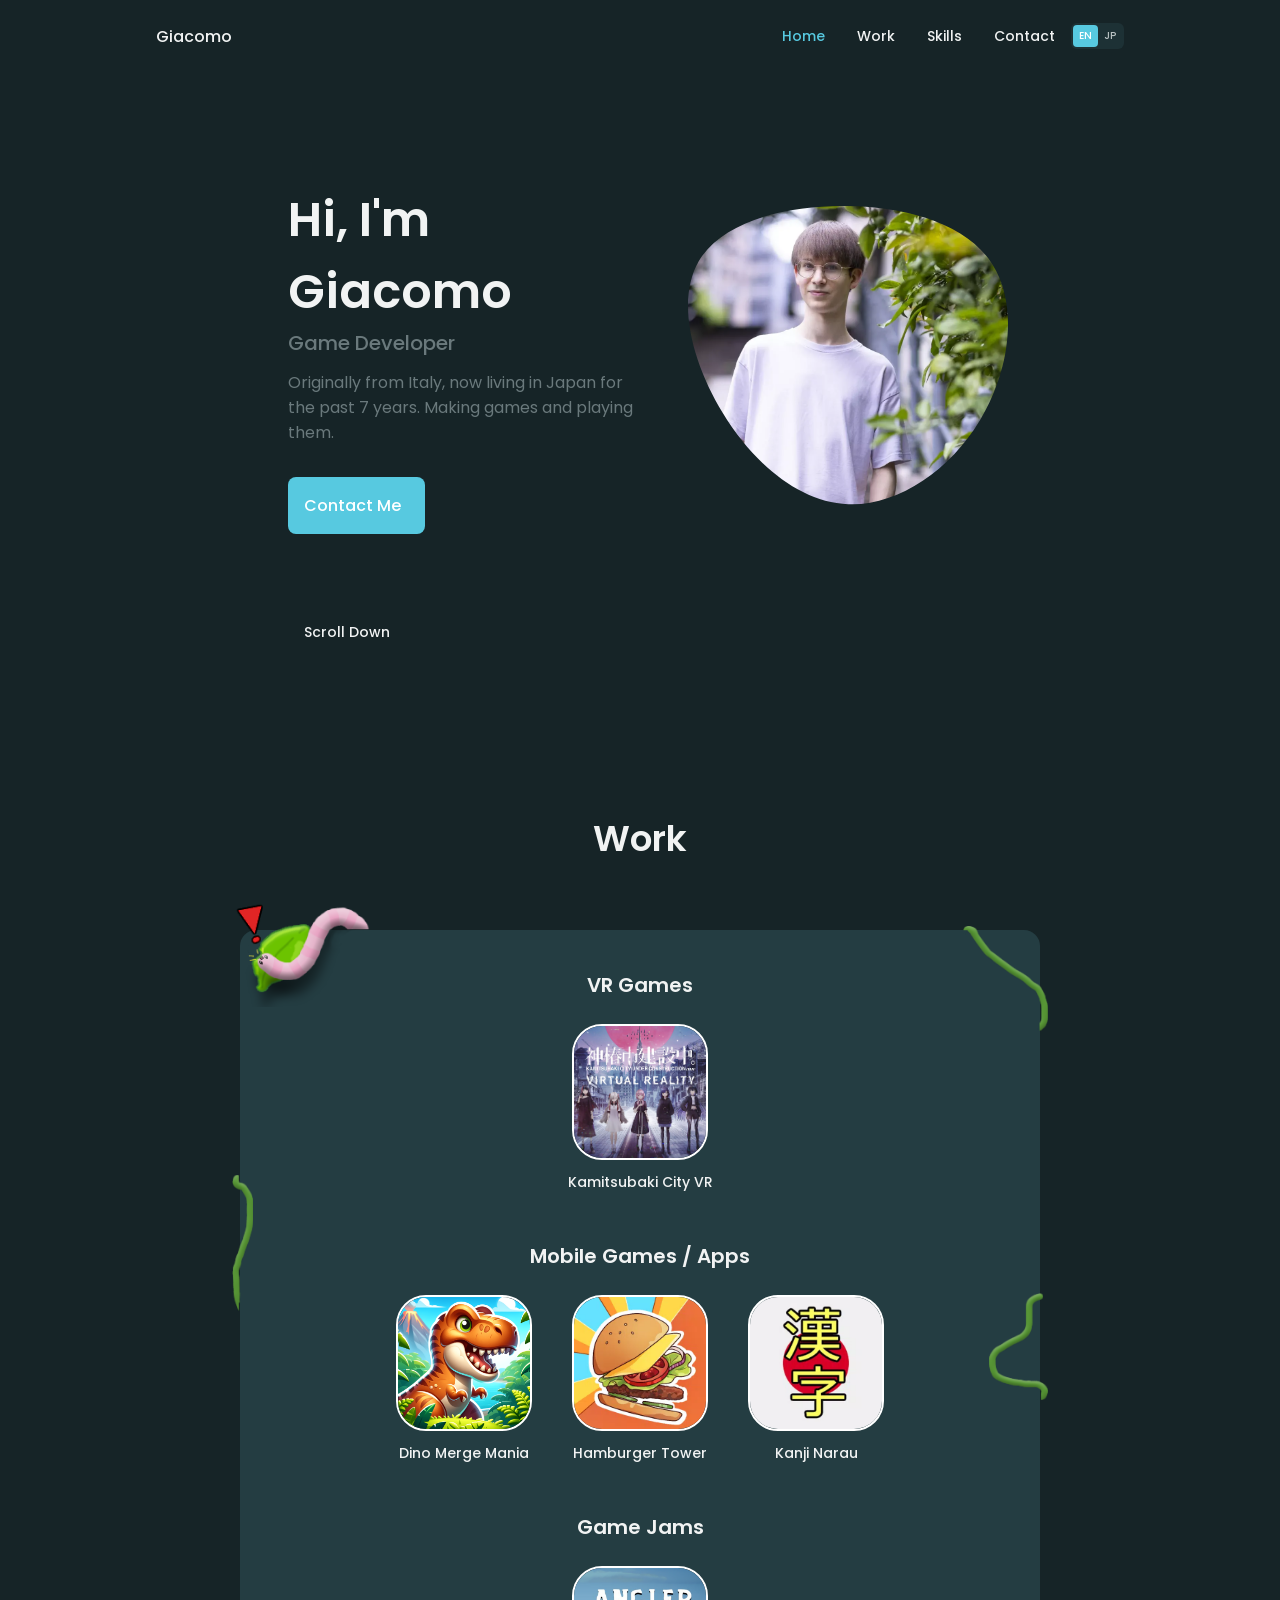
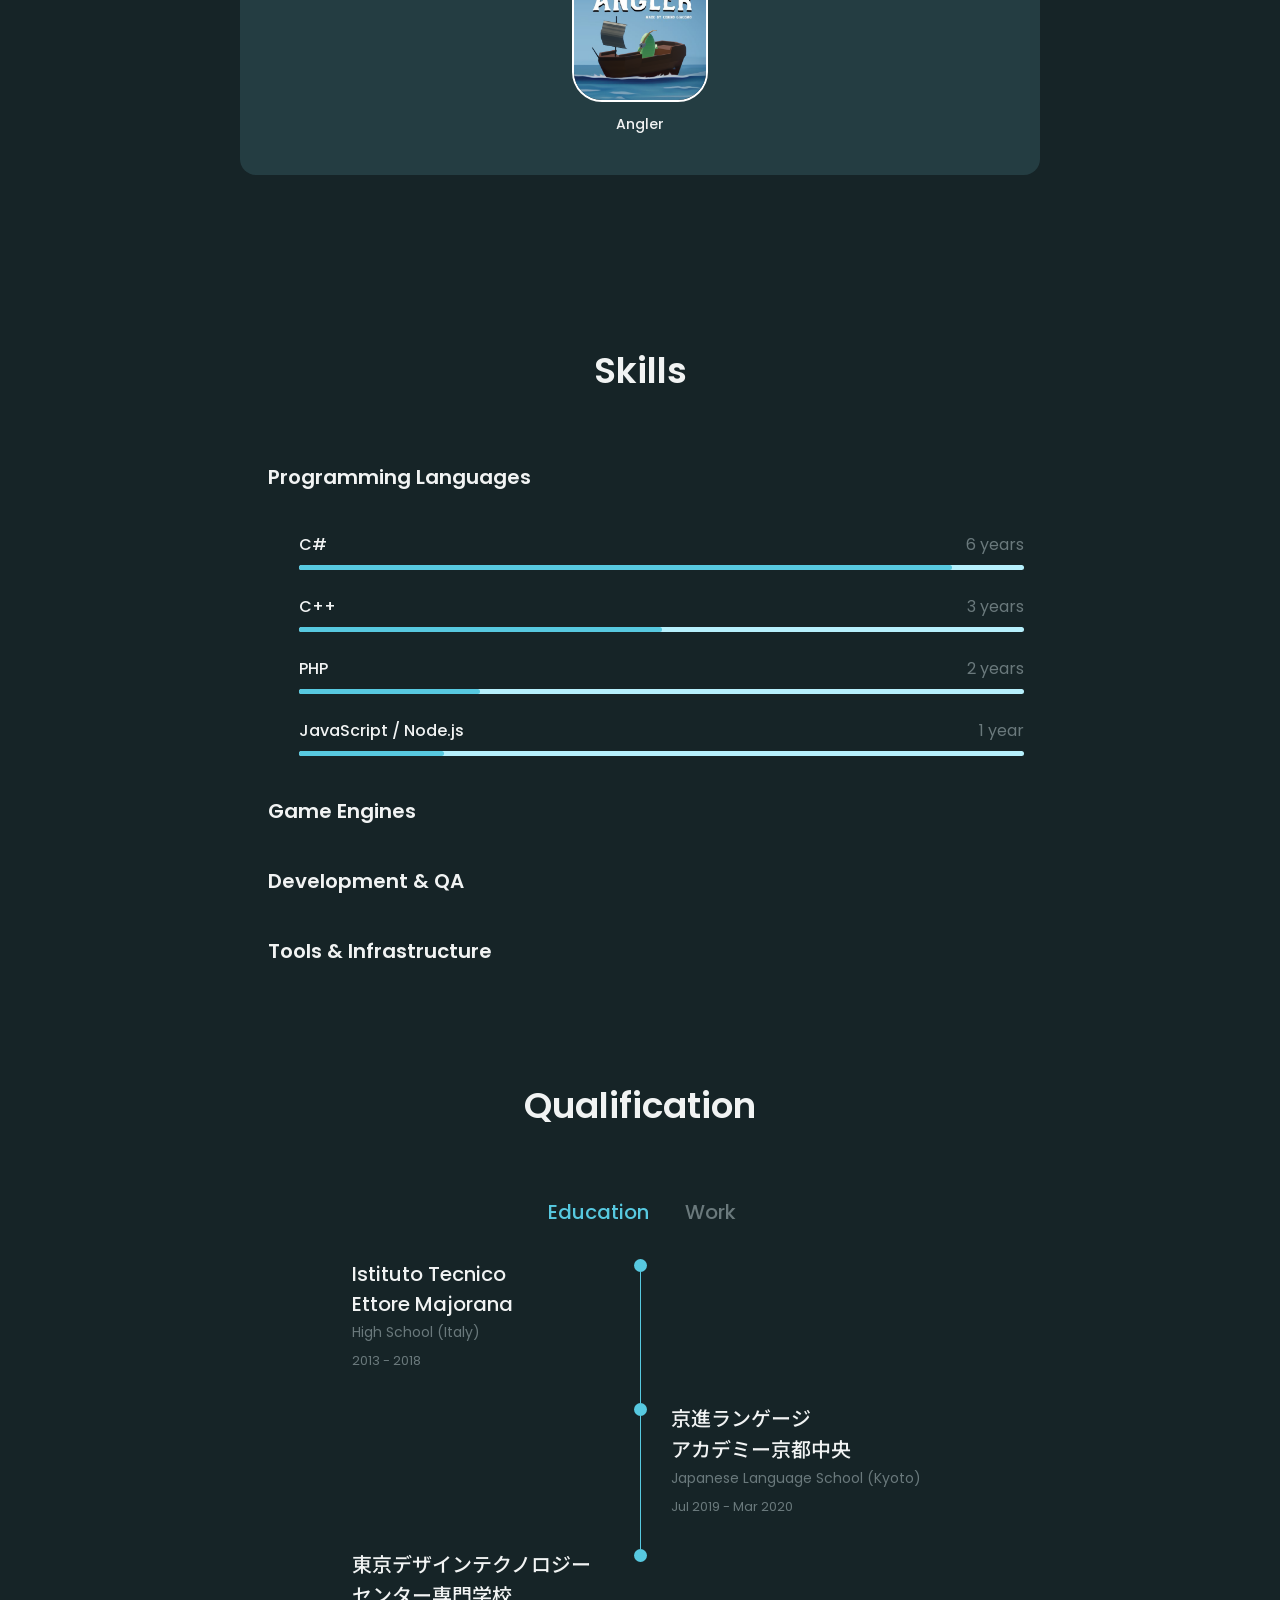
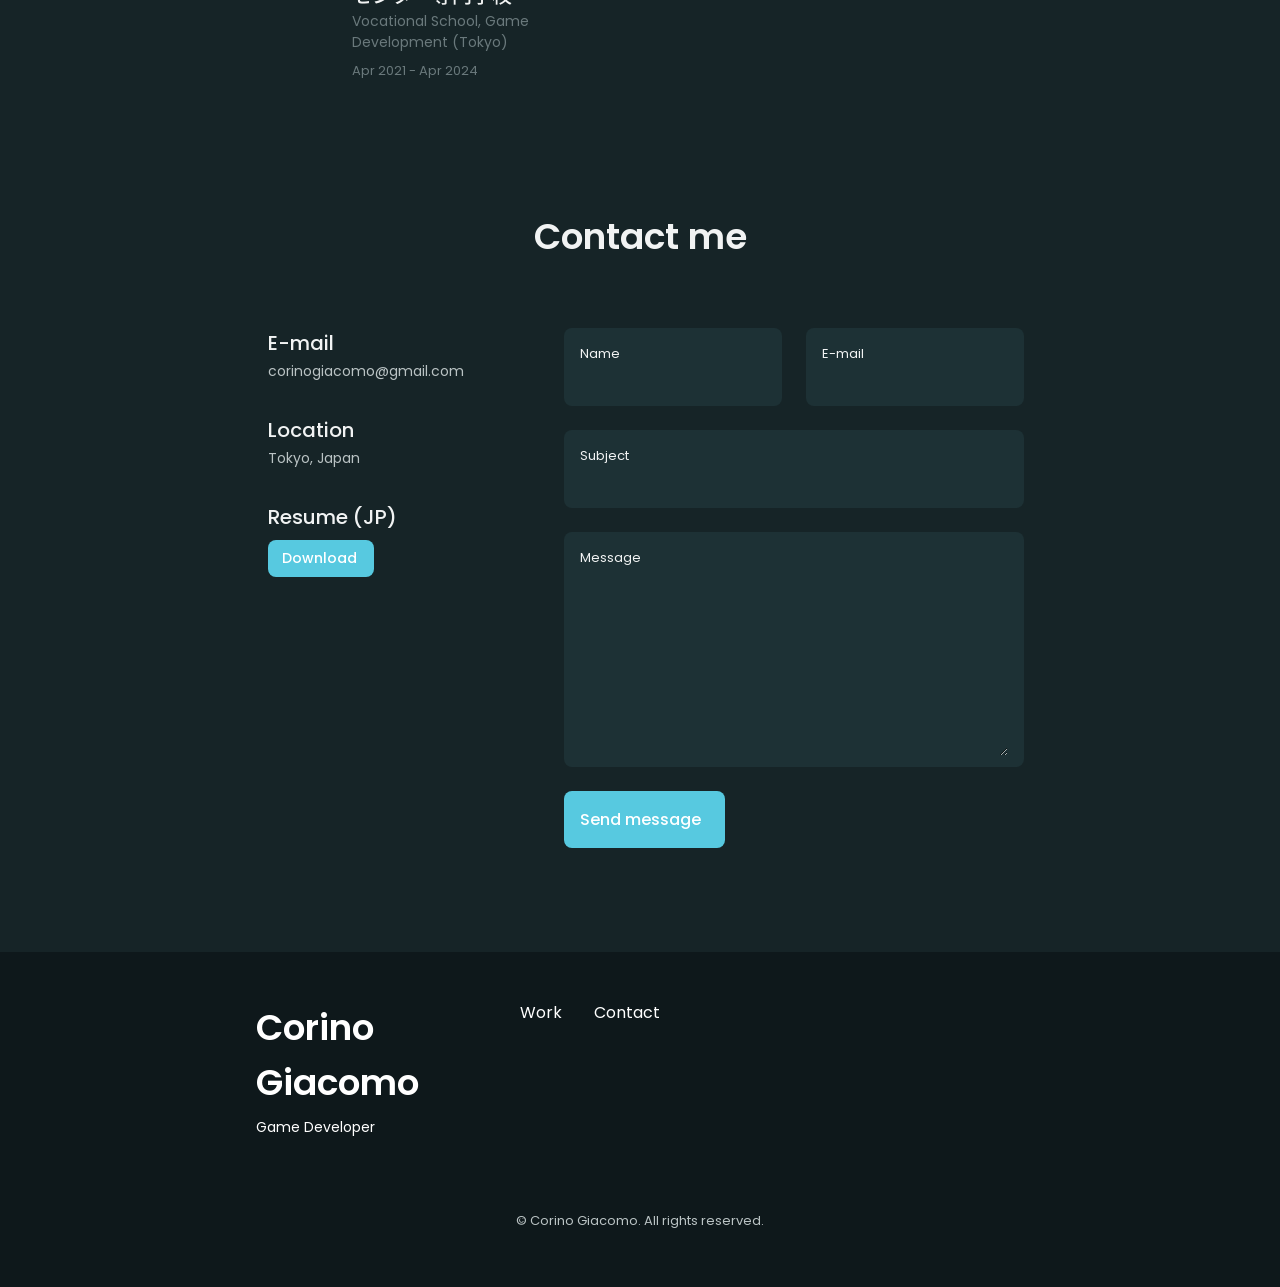
<file: index.html>
<!DOCTYPE html>
    <html lang="en">
    <head>
        <meta charset="UTF-8">
        <meta name="viewport" content="width=device-width, initial-scale=1.0">

        <!--==================== UNICONS ====================-->
        <link rel="stylesheet" href="https://unicons.iconscout.com/release/v4.0.0/css/line.css">

        <!--==================== CSS ====================-->
        <link rel="stylesheet" href="./packages/css/styles.css">

        <title>Corino Giacomo — Game Developer</title>
    </head>
    <body>
        <!--==================== HEADER ====================-->
        <header class="header" id="header">
            <nav class="nav container">
                <a href="#" class="nav__logo" data-i18n="common.name">Giacomo</a>
                <div class="nav__menu" id="nav-menu">
                    <ul class="nav__list grid">
                        <li class="nav__item">
                            <a href="#home" class="nav__link">
                                <i class="uil uil-estate nav__icon"></i><span data-i18n="nav.home">Home</span>
                            </a>
                        </li>
                        <li class="nav__item">
                            <a href="#work" class="nav__link">
                                <i class="uil uil-scenery nav__icon"></i><span data-i18n="nav.work">Work</span>
                            </a>
                        </li>
                        <li class="nav__item">
                            <a href="#skills" class="nav__link">
                                <i class="uil uil-file-alt nav__icon"></i><span data-i18n="nav.skills">Skills</span>
                            </a>
                        </li>
                        <li class="nav__item">
                            <a href="#contact" class="nav__link">
                                <i class="uil uil-message nav__icon"></i><span data-i18n="nav.contact">Contact</span>
                            </a>
                        </li>
                    </ul>
                    <i class="uil uil-times nav__close" id="nav-close"></i>
                </div>
                <div class="nav__btns">
                    <!-- Language switch -->
                    <div class="lang-switch" role="group" aria-label="Language">
                        <button type="button" class="lang-switch__btn" data-lang="en">EN</button>
                        <button type="button" class="lang-switch__btn" data-lang="ja">JP</button>
                    </div>

                    <div class="nav__toggle" id="nav-toggle">
                        <i class="uil uil-apps"></i>
                    </div>
                </div>
            </nav>
        </header>

        <!--==================== MAIN ====================-->
        <main class="main">
            <!--==================== HOME ====================-->
            <section class="home section" id="home">
                <div class="home__container container grid">
                    <div class="home__content grid">
                        <div class="home__social">
                            <a href="https://www.linkedin.com/in/giacomo-corino-6b6a43167/" target="_blank" rel="noopener" class="home__social-icon" aria-label="LinkedIn">
                                <i class="uil uil-linkedin-alt"></i>
                            </a>
                            <a href="https://github.com/corinogiacomo" target="_blank" rel="noopener" class="home__social-icon" aria-label="GitHub">
                                <i class="uil uil-github-alt"></i>
                            </a>
                        </div>

                        <div class="home__img">
                            <svg class="home__blob" viewBox="0 0 200 187" role="img" aria-label="Corino Giacomo" xmlns="http://www.w3.org/2000/svg">
                                <mask id="mask0" mask-type="alpha">
                                    <path d="M190.312 36.4879C206.582 62.1187 201.309 102.826 182.328 134.186C163.346 165.547
                                    130.807 187.559 100.226 186.353C69.6454 185.297 41.0228 161.023 21.7403 129.362C2.45775
                                    97.8511 -7.48481 59.1033 6.67581 34.5279C20.9871 10.1032 59.7028 -0.149132 97.9666
                                    0.00163737C136.23 0.303176 174.193 10.857 190.312 36.4879Z"/>
                                </mask>
                                <g mask="url(#mask0)">
                                    <path d="M190.312 36.4879C206.582 62.1187 201.309 102.826 182.328 134.186C163.346
                                    165.547 130.807 187.559 100.226 186.353C69.6454 185.297 41.0228 161.023 21.7403
                                    129.362C2.45775 97.8511 -7.48481 59.1033 6.67581 34.5279C20.9871 10.1032 59.7028
                                    -0.149132 97.9666 0.00163737C136.23 0.303176 174.193 10.857 190.312 36.4879Z"/>
                                    <image class="home__blob-img" href="./packages/images/profile-pic.webp"
                                        x="0" y="0" width="200" height="187" preserveAspectRatio="xMidYMid slice"/>
                                </g>
                            </svg>
                        </div>

                        <div class="home__data">
                            <h1 class="home__title" data-i18n-html="home.title">Hi, I'm Giacomo</h1>
                            <h3 class="home__subtitle" data-i18n="common.role">Game Developer</h3>
                            <p class="home__description" data-i18n="home.description">Originally from Italy, now living in Japan for the past 7 years. Making games and playing them.</p>
                            <a href="#contact" class="button button--flex home__button">
                                <span data-i18n="home.contact">Contact Me</span><i class="uil uil-message button__icon"></i>
                            </a>
                        </div>
                    </div>

                    <div class="home__scroll">
                        <a href="#work" class="home__scroll-button button--flex">
                            <i class="uil uil-mouse-alt home__scroll-mouse"></i>
                            <span class="home__scroll-name" data-i18n="home.scroll">Scroll Down</span>
                            <i class="uil uil-arrow-down home__scroll-arrow"></i>
                        </a>
                    </div>
                </div>
            </section>

            <!--==================== WORK ====================-->
            <section class="work section" id="work">
                <h2 class="section__title" data-i18n="work.title">Work</h2>

                <div class="work__panel">
                    <img class="work__worm" src="./packages/images/worm.png" alt="" aria-hidden="true">
                    <span class="work__vine work__vine--top-right" aria-hidden="true"></span>
                    <span class="work__vine work__vine--left" aria-hidden="true"></span>
                    <span class="work__vine work__vine--right" aria-hidden="true"></span>

                    <div class="work__container grid" id="work-grid"></div>
                </div>
            </section>

            <!--==================== SKILLS ====================-->
            <section class="skills section" id="skills">
                <h2 class="section__title" data-i18n="skills.title">Skills</h2>

                <div class="skills__container container grid">
                    <div>
                        <!--==================== PROGRAMMING LANGUAGES ====================-->
                        <div class="skills__content skills__open">
                            <div class="skills__header">
                                <i class="uil uil-brackets-curly skills__icon"></i>
                                <h1 class="skills__title" data-i18n="skills.languages.title">Programming Languages</h1>

                                <i class="uil uil-angle-down skills__arrow"></i>
                            </div>
                            <div class="skills__list grid">
                                <div class="skills__data">
                                    <div class="skills__titles">
                                        <h3 class="skills__name">C#</h3>
                                        <span class="skills__number" data-i18n="skills.duration.y6">6 years</span>
                                    </div>
                                    <div class="skills__bar">
                                        <span class="skills__percentage" style="width: 90%"></span>
                                    </div>
                                </div>

                                <div class="skills__data">
                                    <div class="skills__titles">
                                        <h3 class="skills__name">C++</h3>
                                        <span class="skills__number" data-i18n="skills.duration.y3">3 years</span>
                                    </div>
                                    <div class="skills__bar">
                                        <span class="skills__percentage" style="width: 50%"></span>
                                    </div>
                                </div>

                                <div class="skills__data">
                                    <div class="skills__titles">
                                        <h3 class="skills__name">PHP</h3>
                                        <span class="skills__number" data-i18n="skills.duration.y2">2 years</span>
                                    </div>
                                    <div class="skills__bar">
                                        <span class="skills__percentage" style="width: 25%"></span>
                                    </div>
                                </div>

                                <div class="skills__data">
                                    <div class="skills__titles">
                                        <h3 class="skills__name">JavaScript / Node.js</h3>
                                        <span class="skills__number" data-i18n="skills.duration.y1">1 year</span>
                                    </div>
                                    <div class="skills__bar">
                                        <span class="skills__percentage" style="width: 20%"></span>
                                    </div>
                                </div>
                            </div>
                        </div>

                        <!--==================== GAME ENGINES ====================-->
                        <div class="skills__content skills__close">
                            <div class="skills__header">
                                <i class="uil uil-cube skills__icon"></i>
                                <h1 class="skills__title" data-i18n="skills.engines.title">Game Engines</h1>

                                <i class="uil uil-angle-down skills__arrow"></i>
                            </div>
                            <div class="skills__list grid">
                                <div class="skills__data">
                                    <div class="skills__titles">
                                        <h3 class="skills__name">Unity</h3>
                                        <span class="skills__number" data-i18n="skills.duration.y6">6 years</span>
                                    </div>
                                    <div class="skills__bar">
                                        <span class="skills__percentage" style="width: 90%"></span>
                                    </div>
                                </div>

                                <div class="skills__data">
                                    <div class="skills__titles">
                                        <h3 class="skills__name">Unreal Engine</h3>
                                        <span class="skills__number" data-i18n="skills.duration.y2">2 years</span>
                                    </div>
                                    <div class="skills__bar">
                                        <span class="skills__percentage" style="width: 50%"></span>
                                    </div>
                                </div>
                            </div>
                        </div>
                    </div>

                    <div>
                        <!--==================== DEVELOPMENT & QA ====================-->
                        <div class="skills__content skills__close">
                            <div class="skills__header">
                                <i class="uil uil-check-circle skills__icon"></i>
                                <h1 class="skills__title" data-i18n="skills.qa.title">Development &amp; QA</h1>

                                <i class="uil uil-angle-down skills__arrow"></i>
                            </div>
                            <div class="skills__list grid">
                                <div class="skills__data">
                                    <div class="skills__titles">
                                        <h3 class="skills__name" data-i18n="skills.qa.testing">Test Code Creation (Unit &amp; Integration)</h3>
                                        <span class="skills__number" data-i18n="skills.duration.y2">2 years</span>
                                    </div>
                                    <div class="skills__bar">
                                        <span class="skills__percentage" style="width: 50%"></span>
                                    </div>
                                </div>

                                <div class="skills__data">
                                    <div class="skills__titles">
                                        <h3 class="skills__name" data-i18n="skills.qa.performance">Performance Tuning</h3>
                                        <span class="skills__number" data-i18n="skills.duration.y2">2 years</span>
                                    </div>
                                    <div class="skills__bar">
                                        <span class="skills__percentage" style="width: 50%"></span>
                                    </div>
                                </div>

                            </div>
                        </div>

                        <!--==================== TOOLS & INFRASTRUCTURE ====================-->
                        <div class="skills__content skills__close">
                            <div class="skills__header">
                                <i class="uil uil-server-network skills__icon"></i>
                                <h1 class="skills__title" data-i18n="skills.tools.title">Tools &amp; Infrastructure</h1>

                                <i class="uil uil-angle-down skills__arrow"></i>
                            </div>
                            <div class="skills__list grid">
                                <div class="skills__data">
                                    <div class="skills__titles">
                                        <h3 class="skills__name">Git</h3>
                                        <span class="skills__number" data-i18n="skills.duration.y4">4 years</span>
                                    </div>
                                    <div class="skills__bar">
                                        <span class="skills__percentage" style="width: 70%"></span>
                                    </div>
                                </div>

                                <div class="skills__data">
                                    <div class="skills__titles">
                                        <h3 class="skills__name">UniTask</h3>
                                        <span class="skills__number" data-i18n="skills.duration.y4">4 years</span>
                                    </div>
                                    <div class="skills__bar">
                                        <span class="skills__percentage" style="width: 70%"></span>
                                    </div>
                                </div>

                                <div class="skills__data">
                                    <div class="skills__titles">
                                        <h3 class="skills__name">Zenject</h3>
                                        <span class="skills__number" data-i18n="skills.duration.y2">2 years</span>
                                    </div>
                                    <div class="skills__bar">
                                        <span class="skills__percentage" style="width: 50%"></span>
                                    </div>
                                </div>

                                <div class="skills__data">
                                    <div class="skills__titles">
                                        <h3 class="skills__name">Perforce</h3>
                                        <span class="skills__number" data-i18n="skills.duration.y1">1 year</span>
                                    </div>
                                    <div class="skills__bar">
                                        <span class="skills__percentage" style="width: 25%"></span>
                                    </div>
                                </div>

                                <div class="skills__data">
                                    <div class="skills__titles">
                                        <h3 class="skills__name">Postman</h3>
                                        <span class="skills__number" data-i18n="skills.duration.y1">1 year</span>
                                    </div>
                                    <div class="skills__bar">
                                        <span class="skills__percentage" style="width: 25%"></span>
                                    </div>
                                </div>
                            </div>
                        </div>
                    </div>
                </div>
            </section>

              <!--==================== QUALIFICATION ====================-->
        <section class="qualification__section">
            <h2 class="section__title" data-i18n="qualification.title">Qualification</h2>

            <div class="qualification__container container">
                <div class="qualification__tabs">
                    <div class="qualification__button button--flex qualification__active" data-target='#education'>
                        <i class="uil uil-graduation-cap qualification__icon"></i>
                        <span data-i18n="qualification.education">Education</span>
                    </div>

                    <div class="qualification__button button--flex" data-target="#experience">
                        <i class="uil uil-briefcase-alt qualification__icon"></i>
                        <span data-i18n="qualification.work">Work</span>
                    </div>
                </div>

                <div class="qualification__sections">
            <!--==================== QUALIFICATION CONTENT 1 ====================-->
            <div class="qualification__content qualification__active" data-content id="education">
             <!--==================== EDUCATION 1 ====================-->
             <div class="qualification__data">
                 <div>
                     <h3 class="qualification__title" data-i18n="qualification.edu1.name">Istituto Tecnico Ettore Majorana</h3>
                     <span class="qualification__subtitle" data-i18n="qualification.edu1.detail">High School (Italy)</span>
                     <div class="qualification__calendar">
                        <i class="uil uil-calendar-alt"></i>
                        <span data-i18n="qualification.edu1.date">2013 - 2018</span>
                     </div>
                 </div>

                 <div class="qualification__timeline">
                     <span class="qualification__rounder"></span>
                     <span class="qualification__line"></span>
                 </div>
             </div>

             <!--==================== EDUCATION 2 ====================-->
             <div class="qualification__data">
                <div></div>
                <div class="qualification__timeline">
                   <span class="qualification__rounder"></span>
                   <span class="qualification__line"></span>
                </div>

                <div>
                    <h3 class="qualification__title" data-i18n="qualification.edu2.name">京進ランゲージ&#8203;アカデミー&#8203;京都中央</h3>
                    <span class="qualification__subtitle" data-i18n="qualification.edu2.detail">Japanese Language School (Kyoto)</span>
                    <div class="qualification__calendar">
                       <i class="uil uil-calendar-alt"></i>
                       <span data-i18n="qualification.edu2.date">Jul 2019 - Mar 2020</span>
                    </div>
                </div>
            </div>

            <!--==================== EDUCATION 3 ====================-->
            <div class="qualification__data">
                <div>
                    <h3 class="qualification__title" data-i18n="qualification.edu3.name">東京デザイン&#8203;テクノロジー&#8203;センター&#8203;専門学校</h3>
                    <span class="qualification__subtitle" data-i18n="qualification.edu3.detail">Vocational School, Game Development (Tokyo)</span>
                    <div class="qualification__calendar">
                       <i class="uil uil-calendar-alt"></i>
                       <span data-i18n="qualification.edu3.date">Apr 2021 - Apr 2024</span>
                    </div>
                </div>

                <div class="qualification__timeline">
                    <span class="qualification__rounder"></span>
                    <!-- <span class="qualification__line"></span> -->
                </div>
            </div>
            </div>

            <!--==================== QUALIFICATION CONTENT 2 ====================-->
            <div class="qualification__content" data-content id="experience">
                <!--==================== WORK 1 ====================-->
                <div class="qualification__data">
                    <div>
                        <h3 class="qualification__title" data-i18n="qualification.job1.name">Ni.Co S.r.l</h3>
                        <span class="qualification__subtitle" data-i18n="qualification.job1.detail">Web Programmer (Turin, Italy)</span>
                        <span class="qualification__description" data-i18n="qualification.job1.description">Internship. Web programmer for a bank surveillance application.</span>
                        <div class="qualification__calendar">
                           <i class="uil uil-calendar-alt"></i>
                           <span data-i18n="qualification.job1.date">Dec 2018 - May 2019</span>
                        </div>
                    </div>

                    <div class="qualification__timeline">
                        <span class="qualification__rounder"></span>
                        <span class="qualification__line"></span>
                    </div>
                </div>

                <!--==================== WORK 2 ====================-->
                <div class="qualification__data">
                   <div></div>
                   <div class="qualification__timeline">
                      <span class="qualification__rounder"></span>
                      <!-- <span class="qualification__line"></span> -->
                   </div>

                   <div>
                       <h3 class="qualification__title" data-i18n="qualification.job2.name">Mankind Games</h3>
                       <span class="qualification__subtitle" data-i18n="qualification.job2.detail">Game Programmer (Tokyo, Japan)</span>
                       <span class="qualification__description" data-i18n="qualification.job2.description">Game programmer working with Unity3D and Unreal Engine 4.</span>
                       <div class="qualification__calendar">
                          <i class="uil uil-calendar-alt"></i>
                          <span data-i18n="qualification.job2.date">Apr 2024 - Present</span>
                       </div>
                   </div>
               </div>

               </div>

               </div>
            </div>
        </section>

        <!--==================== CONTACT ME ====================-->
        <section class="contact section" id="contact">
            <h2 class="section__title" data-i18n="contact.title">Contact me</h2>

            <div class="contact__container container grid">
                <div>
                    <div class="contact__information">
                        <i class="uil uil-envelope contact__icon"></i>

                        <div>
                            <h3 class="contact__title" data-i18n="contact.email">E-mail</h3>
                            <span class="contact__subtitle">corinogiacomo@gmail.com</span>
                        </div>
                    </div>

                    <div class="contact__information">
                        <i class="uil uil-map-marker contact__icon"></i>

                        <div>
                            <h3 class="contact__title" data-i18n="contact.location">Location</h3>
                            <span class="contact__subtitle" data-i18n="contact.locationValue">Tokyo, Japan</span>
                        </div>
                    </div>

                    <div class="contact__information">
                        <i class="uil uil-file-alt contact__icon"></i>

                        <div>
                            <h3 class="contact__title" data-i18n="contact.resume">Resume (JP)</h3>
                            <a class="button button--flex button--small contact__download"
                               href="./packages/documents/%E3%82%B3%E3%83%AA%E3%83%8E%E3%82%B8%E3%83%A3%E3%82%B3%E3%83%A2%E5%B1%A5%E6%AD%B4%E6%9B%B82026.pdf"
                               download="コリノジャコモ履歴書2026.pdf"
                               type="application/pdf">
                                <span data-i18n="contact.resumeDownload">Download</span>
                                <i class="uil uil-import button__icon"></i>
                            </a>
                        </div>
                    </div>
                </div>

                <form action="https://formsubmit.co/corinogiacomo@gmail.com" method="POST" class="contact__form grid">
                    <div class="contact__inputs grid">
                        <div class="contact__content">
                            <label for="contact-name" class="contact__label" data-i18n="contact.formName">Name</label>
                            <input type="text" id="contact-name" name="name" required class="contact__input">
                        </div>

                        <div class="contact__content">
                            <label for="contact-email" class="contact__label" data-i18n="contact.formEmail">E-mail</label>
                            <input type="email" id="contact-email" name="email" required class="contact__input">
                        </div>
                    </div>

                    <div class="contact__content">
                        <label for="contact-subject" class="contact__label" data-i18n="contact.formSubject">Subject</label>
                        <input type="text" id="contact-subject" name="_subject" required class="contact__input">
                    </div>

                    <div class="contact__content">
                        <label for="contact-message" class="contact__label" data-i18n="contact.formDescription">Message</label>
                        <textarea id="contact-message" name="message" cols="0" rows="7" required class="contact__input"></textarea>
                    </div>

                    <input type="hidden" name="_template" value="table">
                    <input type="text" name="_honey" class="contact__honeypot" tabindex="-1" autocomplete="off">

                    <div>
                        <button type="submit" class="button button--flex">
                            <span data-i18n="contact.send">Send message</span>
                            <i class="uil uil-message button__icon"></i>
                        </button>
                    </div>
                </form>
            </div>

        </section>
    </main>

    <!--==================== FOOTER ====================-->
    <footer class="footer">

        <div class="footer__bg">
            <div class="footer__container container grid">
                <div>
                    <h1 class="footer__title" data-i18n="common.fullName">Corino Giacomo</h1>
                    <span class="footer__subtitle" data-i18n="common.role">Game Developer</span>
                </div>

                <ul class="footer__links">
                    <li>
                        <a href="#work" class="footer__link" data-i18n="footer.work">Work</a>
                    </li>
                    <li>
                        <a href="#contact" class="footer__link" data-i18n="footer.contact">Contact</a>
                    </li>
                </ul>

                <div class="footer__socials">
                    <a href="https://www.linkedin.com/in/giacomo-corino-6b6a43167/" target="_blank" rel="noopener" class="footer__social" aria-label="LinkedIn">
                        <i class="uil uil-linkedin-alt"></i>
                    </a>
                    <a href="https://github.com/corinogiacomo" target="_blank" rel="noopener" class="footer__social" aria-label="GitHub">
                        <i class="uil uil-github-alt"></i>
                    </a>
                </div>
            </div>
            <p class="footer__copy" data-i18n="footer.copy">&#169; Corino Giacomo. All rights reserved.</p>
        </div>
    </footer>

    <!--==================== SCROLL TOP ====================-->
    <a href="#" class="scrollup" id="scroll-up">
        <i class="uil uil-arrow-up scrollup__icon"></i>
    </a>


    <!--==================== I18N ====================-->
    <script src="./packages/js/translations.js"></script>
    <script src="./packages/js/i18n.js"></script>

    <!--==================== PROJECTS ====================-->
    <script src="./packages/js/project-registry.js"></script>
    <script src="./packages/js/projects/kamitsubaki.js"></script>
    <script src="./packages/js/projects/dino-merge-mania.js"></script>
    <script src="./packages/js/projects/hamburger-tower.js"></script>
    <script src="./packages/js/projects/kanji-narau.js"></script>
    <script src="./packages/js/projects/angler.js"></script>

    <!--==================== CONTENT ====================-->
    <script src="./packages/js/work.js"></script>

    <!--==================== MAIN JS ====================-->
    <script src="./packages/js/nav.js"></script>
    <script src="./packages/js/main.js"></script>
</body>

</html>
</file>
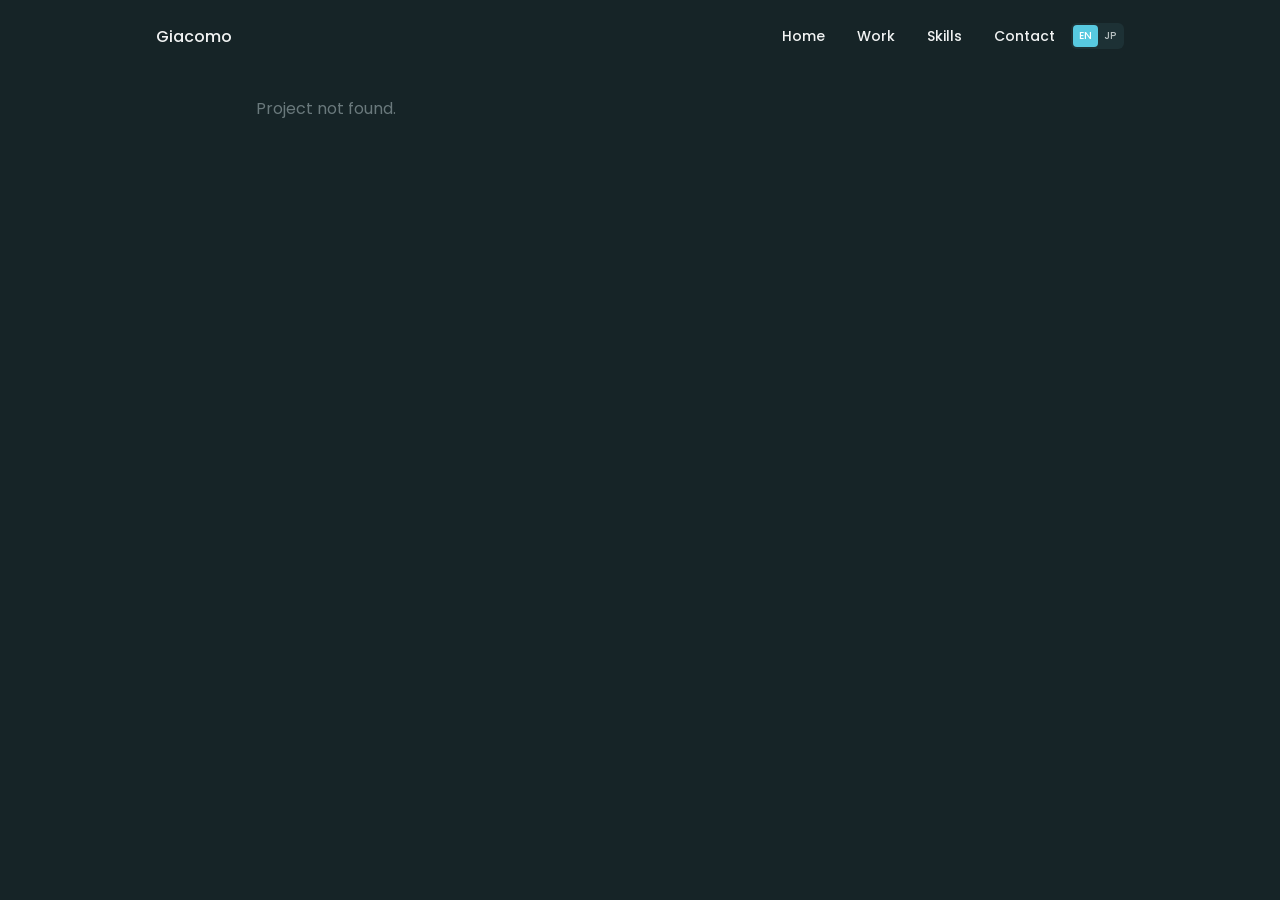
<file: project.html>
<!DOCTYPE html>
    <html lang="en">
    <head>
        <meta charset="UTF-8">
        <meta name="viewport" content="width=device-width, initial-scale=1.0">

        <!--==================== UNICONS ====================-->
        <link rel="stylesheet" href="https://unicons.iconscout.com/release/v4.0.0/css/line.css">

        <!--==================== CSS ====================-->
        <link rel="stylesheet" href="./packages/css/styles.css">

        <title>Corino Giacomo — Game Developer</title>
    </head>
    <body>
        <!--==================== HEADER ====================-->
        <header class="header" id="header">
            <nav class="nav container">
                <a href="./index.html" class="nav__logo" data-i18n="common.name">Giacomo</a>
                <div class="nav__menu" id="nav-menu">
                    <ul class="nav__list grid">
                        <li class="nav__item">
                            <a href="./index.html#home" class="nav__link">
                                <i class="uil uil-estate nav__icon"></i><span data-i18n="nav.home">Home</span>
                            </a>
                        </li>
                        <li class="nav__item">
                            <a href="./index.html#work" class="nav__link">
                                <i class="uil uil-scenery nav__icon"></i><span data-i18n="nav.work">Work</span>
                            </a>
                        </li>
                        <li class="nav__item">
                            <a href="./index.html#skills" class="nav__link">
                                <i class="uil uil-file-alt nav__icon"></i><span data-i18n="nav.skills">Skills</span>
                            </a>
                        </li>
                        <li class="nav__item">
                            <a href="./index.html#contact" class="nav__link">
                                <i class="uil uil-message nav__icon"></i><span data-i18n="nav.contact">Contact</span>
                            </a>
                        </li>
                    </ul>
                    <i class="uil uil-times nav__close" id="nav-close"></i>
                </div>
                <div class="nav__btns">
                    <!-- Language switch -->
                    <div class="lang-switch" role="group" aria-label="Language">
                        <button type="button" class="lang-switch__btn" data-lang="en">EN</button>
                        <button type="button" class="lang-switch__btn" data-lang="ja">JP</button>
                    </div>

                    <div class="nav__toggle" id="nav-toggle">
                        <i class="uil uil-apps"></i>
                    </div>
                </div>
            </nav>
        </header>

        <!--==================== MAIN ====================-->
        <main class="main">
            <section class="section container">
                <article class="project__body" id="project">
                    <a href="./index.html#work" class="project__back">
                        <i class="uil uil-arrow-left"></i>
                        <span data-i18n="project.back">Back to work</span>
                    </a>

                    <div class="project__thumb" id="project-thumb"></div>

                    <h1 class="project__title" id="project-title"></h1>

                    <p class="project__meta">
                        <span id="project-category"></span>
                        <span id="project-year"></span>
                    </p>

                    <p class="project__description" id="project-description"></p>

                    <div class="project__video" id="project-video"></div>

                    <div class="project__carousel" id="project-carousel"></div>
                </article>

                <p id="project-not-found" data-i18n="project.notFound" hidden>Project not found.</p>
            </section>
        </main>

    <!--==================== SCROLL TOP ====================-->
    <a href="#" class="scrollup" id="scroll-up">
        <i class="uil uil-arrow-up scrollup__icon"></i>
    </a>

    <!--==================== I18N ====================-->
    <script src="./packages/js/translations.js"></script>
    <script src="./packages/js/i18n.js"></script>

    <!--==================== PROJECTS ====================-->
    <script src="./packages/js/project-registry.js"></script>
    <script src="./packages/js/projects/kamitsubaki.js"></script>
    <script src="./packages/js/projects/dino-merge-mania.js"></script>
    <script src="./packages/js/projects/hamburger-tower.js"></script>
    <script src="./packages/js/projects/kanji-narau.js"></script>
    <script src="./packages/js/projects/angler.js"></script>

    <!--==================== MAIN JS ====================-->
    <script src="./packages/js/nav.js"></script>
    <script src="./packages/js/carousel.js"></script>
    <script src="./packages/js/project-page.js"></script>
</body>

</html>
</file>
<file: packages/css/styles.css>
/* ==================== GOOGLE FONTS ====================*/
@import url("https://fonts.googleapis.com/css2?family=Poppins:wght@400;500;600&family=Noto+Sans+JP:wght@400;500;600&display=swap");

/*==================== VARIABLES CSS ====================*/
:root {
  --header-height: 3rem;

  /*========== Colors ==========*/
  /* Change favorite color */
  --hue-color: 190; /*Purple 250 - Green 142 - Blue 230 - Pink 340*/

  /* HSL color mode */
  --first-color: hsl(var(--hue-color), 69%, 61%);
  --first-color-second: hsl(var(--hue-color), 30%, 8%);
  --first-color-alt: hsl(var(--hue-color), 57%, 53%);
  --first-color-lighter: hsl(var(--hue-color), 92%, 85%);
  --title-color: hsl(var(--hue-color), 8%, 95%);
  --text-color: hsl(var(--hue-color), 8%, 45%);
  --text-color-light: hsl(var(--hue-color), 8%, 75%);
  --input-color: hsl(var(--hue-color), 29%, 16%);
  --body-color: hsl(var(--hue-color), 28%, 12%);
  --container-color: hsl(var(--hue-color), 29%, 16%);
  --scroll-bar-color: hsl(var(--hue-color), 12%, 48%);
  --scroll-thumb-color: hsl(var(--hue-color), 12%, 36%);

  /* Corner rounding shared by the work grid tiles and the project page hero */
  --thumb-radius: 22%;

  /*========== Font and typography ==========*/
  --body-font: "Poppins", "Noto Sans JP", sans-serif;

  /* .5rem = 8px, 1rem = 16px, 1.5rem = 24px ... */
  --big-font-size: 2rem;
  --h1-font-size: 1.5rem;
  --h2-font-size: 1.25rem;
  --h3-font-size: 1.125rem;
  --normal-font-size: 0.938rem;
  --small-font-size: 0.813rem;
  --smaller-font-size: 0.75rem;

  /*========== Font weight ==========*/
  --font-medium: 500;
  --font-semi-bold: 600;

  /*========== Margenes Bottom ==========*/
  /* .25rem = 4px, .5rem = 8px, .75rem = 12px ... */
  --mb-0-25: 0.25rem;
  --mb-0-5: 0.5rem;
  --mb-0-75: 0.75rem;
  --mb-1: 1rem;
  --mb-1-5: 1.5rem;
  --mb-2: 2rem;
  --mb-2-5: 2.5rem;
  --mb-3: 3rem;

  /*========== z index ==========*/
  --z-tooltip: 10;
  --z-fixed: 100;
  --z-modal: 1000;
}

/* Font size for large devices */
@media screen and (min-width: 968px) {
  :root {
    --big-font-size: 3rem;
    --h1-font-size: 2.25rem;
    --h2-font-size: 1.5rem;
    --h3-font-size: 1.25rem;
    --normal-font-size: 1rem;
    --small-font-size: 0.875rem;
    --smaller-font-size: 0.813rem;
  }
}

/*========== Language switch ==========*/
.nav__btns {
  display: flex;
  align-items: center;
}

.lang-switch {
  display: flex;
  align-items: center;
  margin-right: var(--mb-1);
  padding: 2px;
  border-radius: 0.375rem;
  background-color: var(--container-color);
}

.lang-switch__btn {
  padding: 0.188rem 0.375rem;
  font-family: var(--body-font);
  font-size: 0.625rem;
  font-weight: var(--font-medium);
  color: var(--text-color-light);
  background-color: transparent;
  border: none;
  border-radius: 0.25rem;
  cursor: pointer;
  transition: 0.3s;
}

.lang-switch__btn:hover {
  color: var(--title-color);
}

.lang-switch__btn--active {
  color: #fff;
  background-color: var(--first-color);
}

.lang-switch__btn--active:hover {
  color: #fff;
}

/*==================== BASE ====================*/

* {
  box-sizing: border-box;
  padding: 0;
  margin: 0;
}

html {
  scroll-behavior: smooth;
}

body {
  margin: 0 0 var(--header-height) 0;
  font-family: var(--body-font);
  font-size: var(--normal-font-size);
  background-color: var(--body-color);
  color: var(--text-color);
}

h1,
h2,
h3,
h4 {
  color: var(--title-color);
  font-weight: var(--font-semi-bold);
  text-wrap: balance;
}

/*========== Line breaking ==========*/
/* i18n.js sets html[lang], so these apply only while Japanese is active */
:root[lang="ja"] {
  line-break: strict;
  word-break: auto-phrase;
}

/* Wrap a phrase in .phrase to forbid breaking inside it */
.phrase {
  display: inline-block;
}

ul {
  list-style: none;
}

a {
  text-decoration: none;
}

img {
  width: 100%;
  height: auto;
}

/*==================== REUSABLE CSS CLASSES ====================*/
.section {
  padding: 2rem 0 4rem;
  margin-bottom: 40px;
}

.section__title {
  font-size: var(--h1-font-size);
  text-align: center;
  margin-bottom: var(--mb-2);
}

/*==================== LAYOUT ====================*/

.container {
  max-width: 768px;
  margin-left: var(--mb-1-5);
  margin-right: var(--mb-1-5);
}

.grid {
  display: grid;
  gap: 1.5rem;
}

.header {
  width: 100%;
  position: fixed;
  bottom: 0;
  left: 0;
  z-index: var(--z-fixed);
  background-color: var(--body-color);
}

/*==================== NAV ====================*/
.nav {
  max-width: 968px;
  height: var(--header-height);
  display: flex;
  justify-content: space-between;
  align-items: center;
}

.nav__logo,
.nav__toggle {
  color: var(--title-color);
  font-weight: var(--font-medium);
}

.nav__logo:hover {
  color: var(--first-color);
}

.nav__toggle {
  font-size: 1.1rem;
  cursor: pointer;
}

.nav__toggle:hover {
  color: var(--first-color);
}

@media screen and (max-width: 767px) {
  .nav__menu {
    position: fixed;
    bottom: -100%;
    left: 0;
    width: 100%;
    background-color: var(--body-color);
    padding: 2rem 1.5rem 4rem;
    box-shadow: 0 -1px 4px rgba(0, 0, 0, 0.15);
    border-radius: 1.5rem 1.5rem 0 0;
    transition: 0.3s;
  }
}

.nav__list {
  grid-template-columns: repeat(3, 1fr);
  gap: 2rem;
}
.nav__link {
  display: flex;
  flex-direction: column;
  align-items: center;
  font-size: var(--small-font-size);
  color: var(--title-color);
  font-weight: var(--font-medium);
}

.nav__link:hover {
  color: var(--first-color);
}

.nav__icon {
  font-size: 1.2rem;
}

.nav__close {
  position: absolute;
  right: 1.3rem;
  bottom: 0.5rem;
  font-size: 1.5rem;
  cursor: pointer;
  color: var(--first-color);
}

.nav__close:hover {
  color: var(--first-color-alt);
}

/* show menu */
.show-menu {
  bottom: 0;
}

/* Active link */
.active-link {
  color: var(--first-color);
}

/* Change background header */
.scroll-header {
  box-shadow: 0 -1px 4px rgba(0, 0, 0, 0.15);
}

/*==================== HOME ====================*/

.home__container {
  gap: 1rem;
}

.home__content {
  grid-template-columns: 0.5fr 3fr;
  padding-top: 3.5rem;
  align-items: center;
}

.home__social {
  display: grid;
  grid-template-columns: max-content;
  row-gap: 1rem;
}

.home__social-icon {
  font-size: 1.25rem;
  color: var(--first-color);
}

.home__social-icon:hover {
  color: var(--first-color-alt);
}

.home__blob {
  width: 200px;
  fill: var(--first-color);
}

/* Profile photo framing. Adjust these three only:
   --zoom     1 = fit, higher = closer in
   --shift-x  positive moves the photo right
   --shift-y  positive moves the photo down */
.home__blob-img {
  --zoom: 1.15;
  --shift-x: 0%;
  --shift-y: 0%;
  transform: translate(var(--shift-x), var(--shift-y)) scale(var(--zoom));
  transform-box: fill-box;
  transform-origin: center;
}

.home__data {
  grid-column: 1/3;
}

.home__title {
  font-size: var(--big-font-size);
}

.home__subtitle {
  font-size: var(--h3-font-size);
  color: var(--text-color);
  font-weight: var(--font-medium);
  margin-bottom: var(--mb-0-75);
}

.home__description {
  margin-bottom: var(--mb-2);
}

.home__scroll {
  display: none;
}

.home__scroll-button {
  color: var(--first-color);
  transition: 0.3s;
}

.home__scroll-button:hover {
  transform: translateY(0.25rem);
}

.home__scroll-mouse {
  font-size: 2rem;
}

.home__scroll-name {
  font-size: var(--small-font-size);
  color: var(--title-color);
  font-weight: var(--font-medium);
  margin-right: var(--mb-0-25);
}

.home__scroll-arrow {
  font-size: 1.25rem;
}
/*==================== BUTTONS ====================*/

.button {
  display: inline-block;
  background-color: var(--first-color);
  color: #fff;
  padding: 1rem;
  border-radius: 0.5rem;
  font-family: var(--body-font);
  font-size: var(--normal-font-size);
  font-weight: var(--font-medium);
  border: none;
  cursor: pointer;
}

.button:hover {
  background-color: var(--first-color-alt);
}

.button__icon {
  font-size: 1.2rem;
  margin-left: var(--mb-0-5);
  transition: 0.3s;
}

.button--flex {
  display: inline-flex;
  align-items: center;
  transition: 0.3s;
}

.button--small {
  padding: 0.75rem 1rem;
}

.button--link {
  padding: 0;
  background-color: transparent;
  color: var(--first-color);
}

.button--link:hover {
  background-color: transparent;
  color: var(--first-color-alt);
}

/*==================== SKILLS ====================*/

.skills__container {
  row-gap: 0;
}

.skills__header {
  display: flex;
  align-items: center;
  margin-bottom: var(--mb-2-5);
  cursor: pointer;
}

.skills__icon,
.skills__arrow {
  font-size: 2rem;
  color: var(--first-color);
}

.skills__icon {
  margin-right: var(--mb-0-75);
}

.skills__title {
  font-size: var(--h3-font-size);
}

.skills__arrow {
  margin-left: auto;
  transition: 0.4s;
}

.skills__list {
  row-gap: 1.5rem;
  padding-left: 2.7rem;
}

.skills__titles {
  display: flex;
  justify-content: space-between;
  margin-bottom: var(--mb-0-5);
}

.skills__name {
  font-size: var(--normal-font-size);
  font-weight: var(--font-medium);
}

.skills__bar,
.skills__percentage {
  height: 5px;
  border-radius: 0.25rem;
}

.skills__bar {
  background-color: var(--first-color-lighter);
}

.skills__percentage {
  display: block;
  background-color: var(--first-color);
}

.skills__close .skills__list {
  height: 0;
  overflow: hidden;
}

.skills__open .skills__list {
  height: max-content;
  margin-bottom: var(--mb-2-5);
}

.skills__open .skills__arrow {
  transform: rotate(-180deg);
}

/*==================== QUALIFICATION ====================*/
.qualification__tabs {
  display: flex;
  justify-content: space-evenly;
  margin-bottom: var(--mb-2);
}

.qualification__button {
  font-size: var(--h3-font-size);
  font-weight: var(--font-medium);
  cursor: pointer;
}

.qualification__button:hover {
  color: var(--first-color);
}

.qualification__icon {
  font-size: 1.8rem;
  margin-right: var(--mb-0-25);
}

/* minmax(0, 1fr) keeps the side columns even; a plain 1fr would let a long
   unbreakable name widen its column and push the timeline off centre */
.qualification__data {
  display: grid;
  grid-template-columns: minmax(0, 1fr) max-content minmax(0, 1fr);
  column-gap: 1.5rem;
}

/* keep-all confines Japanese wrapping to the U+200B points in translations.js;
   overflow-wrap is the last resort so nothing spills out of the column */
.qualification__title {
  font-size: var(--h3-font-size);
  font-weight: var(--font-medium);
  word-break: keep-all;
  overflow-wrap: anywhere;
}

.qualification__subtitle {
  display: inline-block;
  font-size: var(--small-font-size);
  color: var(--text-color);
  margin-bottom: var(--mb-0-5);
  word-break: keep-all;
  overflow-wrap: anywhere;
}

.qualification__description {
  display: block;
  font-size: var(--small-font-size);
  color: var(--text-color);
  margin-bottom: var(--mb-0-5);
}

.qualification__calendar {
  font-size: var(--smaller-font-size);
  color: var(--text-color);
  margin-bottom: var(--mb-2);
}

/* The line flexes to whatever height the entry needs */
.qualification__timeline {
  display: flex;
  flex-direction: column;
  align-items: center;
}

.qualification__rounder {
  width: 13px;
  height: 13px;
  background-color: var(--first-color);
  border-radius: 50%;
  flex-shrink: 0;
}

.qualification__line {
  width: 1px;
  flex: 1;
  background-color: var(--first-color);
}

.qualification__content[data-content] {
  display: none;
}

.qualification__active[data-content] {
  display: block;
}

.qualification__button.qualification__active {
  color: var(--first-color);
}

/*==================== WORK ====================*/
/* The panel itself is drawn in CSS so it can be any size; the decorations are
   overlaid at their own proportions and never stretch with it. */
.work__panel {
  --vine-scale: 0.7;
  --vine-out: 0.4rem;
  --worm-width: 7rem;
  --item-width: 7rem;
  --thumb-size: 6rem;
  position: relative;
  width: min(34rem, 100% - 3rem);
  margin-inline: auto;
  padding: var(--mb-2-5);
  border-radius: 1rem;
  background-color: hsl(var(--hue-color), 29%, 20%);
}

.work__worm {
  position: absolute;
  top: calc(var(--worm-width) * -0.23);
  left: calc(var(--worm-width) * -0.08);
  width: var(--worm-width);
  pointer-events: none;
}

/* One sprite sheet, three windows onto it. Every number is the vine's measured
   position in vines-frame.png, multiplied by --vine-scale. */
.work__vine {
  position: absolute;
  background-image: url("../images/vines-frame.png");
  background-repeat: no-repeat;
  background-size: calc(800px * var(--vine-scale)) calc(1000px * var(--vine-scale));
  pointer-events: none;
}

.work__vine--top-right {
  top: calc(var(--vine-out) * -0.5);
  right: calc(var(--vine-out) * -1);
  width: calc(100px * var(--vine-scale));
  height: calc(124px * var(--vine-scale));
  background-position: calc(-674px * var(--vine-scale))
    calc(-40px * var(--vine-scale));
}

.work__vine--left {
  top: 29%;
  left: calc(var(--vine-out) * -1);
  width: calc(25px * var(--vine-scale));
  height: calc(160px * var(--vine-scale));
  background-position: calc(-28px * var(--vine-scale))
    calc(-301px * var(--vine-scale));
}

.work__vine--right {
  top: 43%;
  right: calc(var(--vine-out) * -1);
  width: calc(69px * var(--vine-scale));
  height: calc(126px * var(--vine-scale));
  background-position: calc(-703px * var(--vine-scale))
    calc(-427px * var(--vine-scale));
}

/* Sits above the decorations so a vine can never overlap a project card */
.work__container {
  position: relative;
  z-index: 1;
  row-gap: 3rem;
}

.work__group {
  display: grid;
  row-gap: var(--mb-1-5);
}

.work__category {
  font-size: var(--h3-font-size);
  text-align: center;
}

.work__items {
  display: grid;
  grid-template-columns: repeat(auto-fit, var(--item-width));
  justify-content: center;
  align-items: start;
  gap: var(--mb-2) var(--mb-1-5);
}

.work__item {
  display: grid;
  justify-items: center;
  align-content: start;
  row-gap: var(--mb-0-75);
  width: var(--item-width);
  text-align: center;
  color: var(--title-color);
  transition: 0.3s;
}

.work__item:hover,
.work__item:focus-visible {
  color: var(--first-color);
}

/* Darker than the panel behind it, so an empty tile still reads as a shape */
.work__thumb {
  width: var(--thumb-size);
  height: var(--thumb-size);
  border: 2px solid #fff;
  border-radius: var(--thumb-radius);
  overflow: hidden;
  background-color: var(--body-color);
  transition: 0.3s;
}

/* Placeholder outline that disappears on its own once a thumb image is set */
.work__thumb:empty {
  border: 2px dashed var(--first-color);
}

.work__item:hover .work__thumb,
.work__item:focus-visible .work__thumb {
  transform: scale(1.06);
}

.work__thumb img {
  width: 100%;
  height: 100%;
  object-fit: cover;
}

/* stretch overrides the parent's justify-items: center, which would otherwise
   size this to its text and let a long name spill past the card */
.work__name {
  justify-self: stretch;
  font-size: var(--small-font-size);
  font-weight: var(--font-medium);
  overflow-wrap: anywhere;
}

/*==================== PROJECT PAGE ====================*/
.project__back {
  display: inline-flex;
  align-items: center;
  column-gap: var(--mb-0-25);
  font-size: var(--small-font-size);
  color: var(--text-color);
  margin-bottom: var(--mb-2);
}

.project__back:hover {
  color: var(--first-color);
}

.project__thumb {
  width: 9rem;
  height: 9rem;
  border: 2px solid #fff;
  border-radius: var(--thumb-radius);
  overflow: hidden;
  background-color: var(--container-color);
  margin-bottom: var(--mb-1-5);
}

.project__thumb:empty {
  border: 2px dashed var(--first-color);
}

.project__thumb img {
  width: 100%;
  height: 100%;
  object-fit: cover;
}

/* Both blocks collapse when the project has no video / no carousel images */
.project__video:empty,
.project__carousel:empty {
  display: none;
}

.project__video {
  aspect-ratio: 16 / 9;
  margin-bottom: var(--mb-1-5);
  border-radius: 0.75rem;
  overflow: hidden;
  background-color: var(--container-color);
}

.project__video iframe {
  display: block;
  width: 100%;
  height: 100%;
  border: 0;
}

.project__carousel {
  margin-bottom: var(--mb-1-5);
}

.carousel__track {
  position: relative;
  aspect-ratio: 16 / 9;
  border-radius: 0.75rem;
  overflow: hidden;
  background-color: var(--container-color);
}

.carousel__slide {
  position: absolute;
  inset: 0;
  width: 100%;
  height: 100%;
  object-fit: cover;
  opacity: 0;
  transition: opacity 0.6s;
}

.carousel__slide--active {
  opacity: 1;
}

.carousel__dots {
  display: flex;
  justify-content: center;
  gap: var(--mb-0-5);
  margin-top: var(--mb-0-75);
}

.carousel__dot {
  width: 0.6rem;
  height: 0.6rem;
  padding: 0;
  border: none;
  border-radius: 50%;
  background-color: var(--text-color);
  cursor: pointer;
  transition: 0.3s;
}

.carousel__dot:hover {
  background-color: var(--text-color-light);
}

.carousel__dot--active {
  background-color: var(--first-color);
}

@media (prefers-reduced-motion: reduce) {
  .carousel__slide {
    transition: none;
  }
}

.project__title {
  font-size: var(--h1-font-size);
  margin-bottom: var(--mb-0-5);
  overflow-wrap: anywhere;
}

.project__meta {
  display: flex;
  column-gap: var(--mb-0-5);
  font-size: var(--small-font-size);
  color: var(--text-color);
  margin-bottom: var(--mb-1-5);
}

.project__meta span + span::before {
  content: "·";
  margin-right: var(--mb-0-5);
}

.project__description {
  margin-bottom: var(--mb-2);
}

.project__body {
  max-width: 40rem;
  margin-inline: auto;
}

/*==================== CONTACT ME ====================*/
.contact__container {
  row-gap: 3rem;
}

.contact__information {
  display: flex;
  margin-bottom: var(--mb-2);
}

.contact__icon {
  font-size: 1.5rem;
  color: var(--first-color);
  margin-right: var(--mb-0-75);
}

.contact__title {
  font-size: var(--h3-font-size);
  font-weight: var(--font-medium);
}

.contact__subtitle {
  font-size: var(--small-font-size);
  color: var(--text-color-light);
}

.contact__download {
  margin-top: var(--mb-0-5);
  padding: 0.5rem 0.85rem;
  font-size: var(--small-font-size);
}

.contact__download .button__icon {
  font-size: 1rem;
  margin-left: var(--mb-0-25);
}

.contact__content {
  background-color: var(--input-color);
  border-radius: 0.5rem;
  padding: 0.75rem 1rem 0.25rem;
}

.contact__label {
  font-size: var(--smaller-font-size);
  color: var(--title-color);
}

.contact__input {
  width: 100%;
  background-color: var(--input-color);
  color: var(--text-color);
  font-family: var(--body-font);
  font-size: var(--normal-font-size);
  border: none;
  outline: none;
  padding: 0.25rem 0.5rem 0.5rem 0;
}

/* Spam trap: hidden from people, tempting to bots */
.contact__honeypot {
  display: none;
}

/*==================== FOOTER ====================*/
.footer {
  padding-top: 2rem;
}

.footer__container {
  row-gap: 3.5rem;
}

.footer__bg {
  background-color: var(--first-color-second);
  padding: 2rem 0 3rem;
}

.footer__title {
  font-size: var(--h1-font-size);
  margin-bottom: var(--mb-0-25);
}

.footer__subtitle {
  font-size: var(--small-font-size);
}

.footer__links {
  display: flex;
  flex-direction: column;
  row-gap: 1.5rem;
}

.footer__link:hover {
  color: var(--first-color-lighter);
}

.footer__social {
  font-size: 1.25rem;
  margin-right: var(--mb-1-5);
}

.footer__social:hover {
  color: var(--first-color-lighter);
}

.footer__copy {
  font-size: var(--smaller-font-size);
  text-align: center;
  color: var(--text-color-light);
  margin-top: var(--mb-3);
}

.footer__title,
.footer__subtitle,
.footer__link,
.footer__social {
  color: #fff;
}

/*========== SCROLL UP ==========*/
.scrollup {
  position: fixed;
  right: 1rem;
  bottom: -20%;
  background-color: var(--first-color);
  opacity: 0.8;
  padding: 0 0.3rem;
  border-radius: 0.4rem;
  z-index: var(--z-tooltip);
  transition: 0.4s;
}

.scrollup:hover {
  background-color: var(--first-color-alt);
}

.scrollup__icon {
  font-size: 1.5rem;
  color: #fff;
}

/* Show scroll */
.show-scroll {
  bottom: 5rem;
}

/*========== SCROLL BAR ==========*/
::-webkit-scrollbar {
  width: 0.6rem;
  background-color: var(--scroll-bar-color);
  border-radius: 0.5rem;
}

::-webkit-scrollbar-thumb {
  background-color: var(--scroll-thumb-color);
  border-radius: 0.5rem;
}

::-webkit-scrollbar-thumb:hover {
  background-color: var(--text-color-light);
}

/*==================== MEDIA QUERIES ====================*/
/* For small devices */
@media screen and (max-width: 380px) {
  .container {
    margin-left: var(--mb-1);
    margin-right: var(--mb-1);
  }

  .nav__menu {
    padding: 2rem 0.25rem 4rem;
  }

  .work__panel {
    width: min(34rem, 100% - 2rem);
    padding: var(--mb-1-5);
  }

  .nav__list {
    column-gap: 0;
  }

  .home__content {
    grid-template-columns: 0.35fr 3fr;
  }

  .home__blob {
    width: 250px;
  }

  .home__social-icon {
    width: 30px;
  }

  .home__subtitle {
    font-size: 24px;
  }

  .home__description {
    font-size: 18px;
  }

  .home__button {
    font-size: 20px;
  }

  .skills__title {
    font-size: var(--normal-font-size);
  }
  .qualification__data {
    gap: 0.5rem;
  }
}

/* For medium devices */
@media screen and (min-width: 568px) {
  .work__panel {
    --item-width: 9.5rem;
    --thumb-size: 8.5rem;
    width: min(40rem, 100% - 3rem);
  }

  .home__content {
    grid-template-columns: max-content 1fr 1fr;
  }

  .home__data {
    grid-column: initial;
  }
  .home__img {
    order: 1;
    justify-self: center;
  }

  .skills_container,
  .contact__container,
  .footer__container {
    grid-template-columns: repeat(2, 1fr);
  }

  .qualification__sections {
    display: grid;
    grid-template-columns: 0.8fr;
    justify-content: center;
  }

  @media screen and (min-width: 768px) {
    .container {
      margin-left: auto;
      margin-right: auto;
    }

    .body {
      margin: 0;
    }
    .section {
      padding: 6rem 0 2rem;
    }
    .section__title {
      margin-bottom: 4rem;
    }
    .header {
      top: 0;
      bottom: initial;
    }

    .header,
    .main,
    .footer__container {
      padding: 0 1rem;
    }

    .nav {
      height: calc(var(--header-height) + 1.5rem);
      column-gap: 1rem;
    }
    .nav__icon,
    .nav__close,
    .nav__toggle {
      display: none;
    }

    .nav__list {
      display: flex;
      column-gap: 2rem;
    }

    .nav__menu {
      margin-left: auto;
    }
    .lang-switch {
      margin: 0;
    }

    .home__container {
      row-gap: 5rem;
    }

    .home__content {
      padding-top: 5.5rem;
      column-gap: 2rem;
    }
    .home__blob {
      width: 270px;
    }
    .home__scroll {
      display: block;
    }
    .home__scroll-button {
      margin-left: 3rem;
    }
    .qualification__tabs {
      justify-content: center;
    }
    .qualification__button {
      margin: 0 var(--mb-1);
    }

    .qualification__sections {
      grid-template-columns: 0.75fr;
    }
    .footer__container {
      grid-template-columns: repeat(3, 1fr);
    }
    .footer__bg {
      padding: 3rem 0 3.5rem;
    }

    .footer__links {
      flex-direction: row;
      column-gap: 2rem;
    }
    .footer__socials {
      justify-self: flex-end;
    }
    .footer__copy {
      margin-top: 4.5rem;
    }
  }
}

/* For large devices */
@media screen and (min-width: 1024px) {
  .work__panel {
    --vine-scale: 0.85;
    --vine-out: 0.5rem;
    --worm-width: 9rem;
    width: min(50rem, 100% - 3rem);
  }

  body {
    margin: 0;
  }

  .header,
  .main,
  .footer__container {
    padding: 0;
  }
  .home__blob {
    width: 320px;
  }
  .home__social {
    transform: translateX(-6rem);
  }
  .contact__form {
    width: 460px;
  }
  .contact__inputs {
    grid-template-columns: repeat(2, 1fr);
  }
}
</file>
